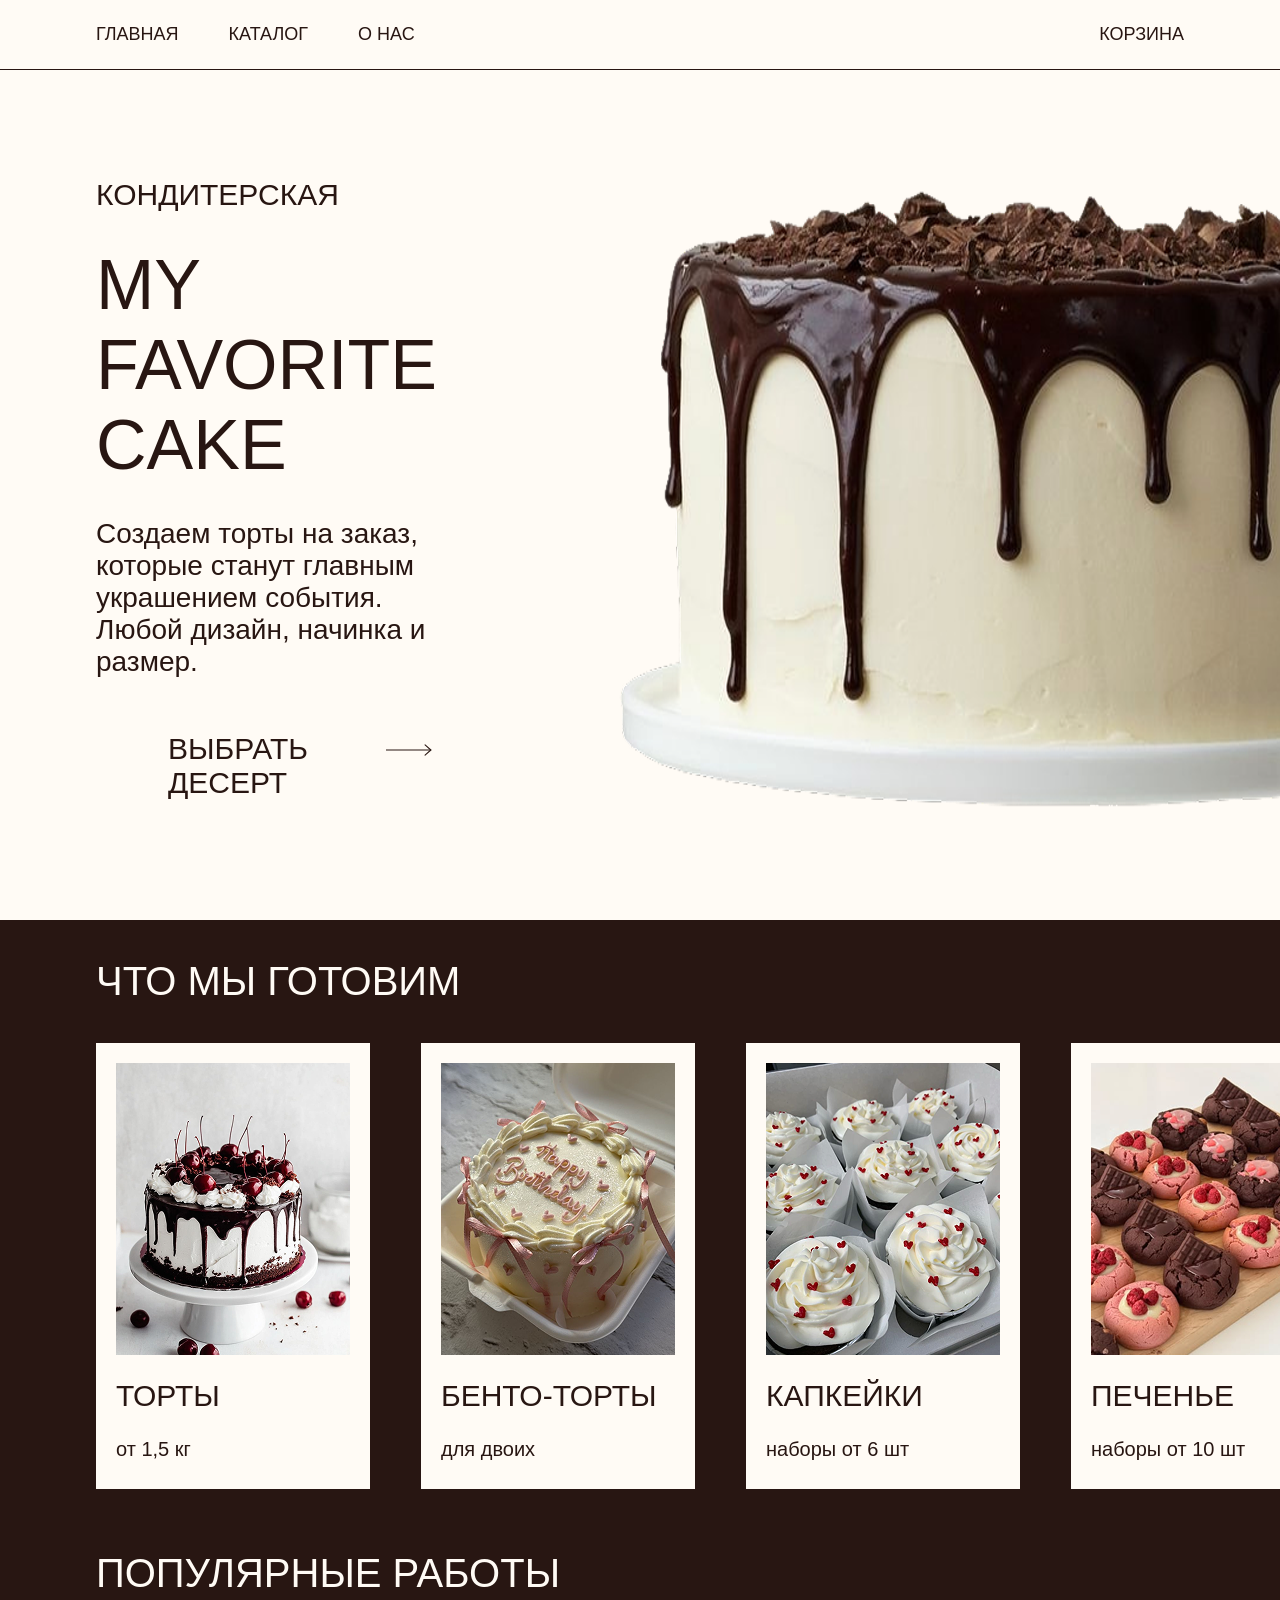
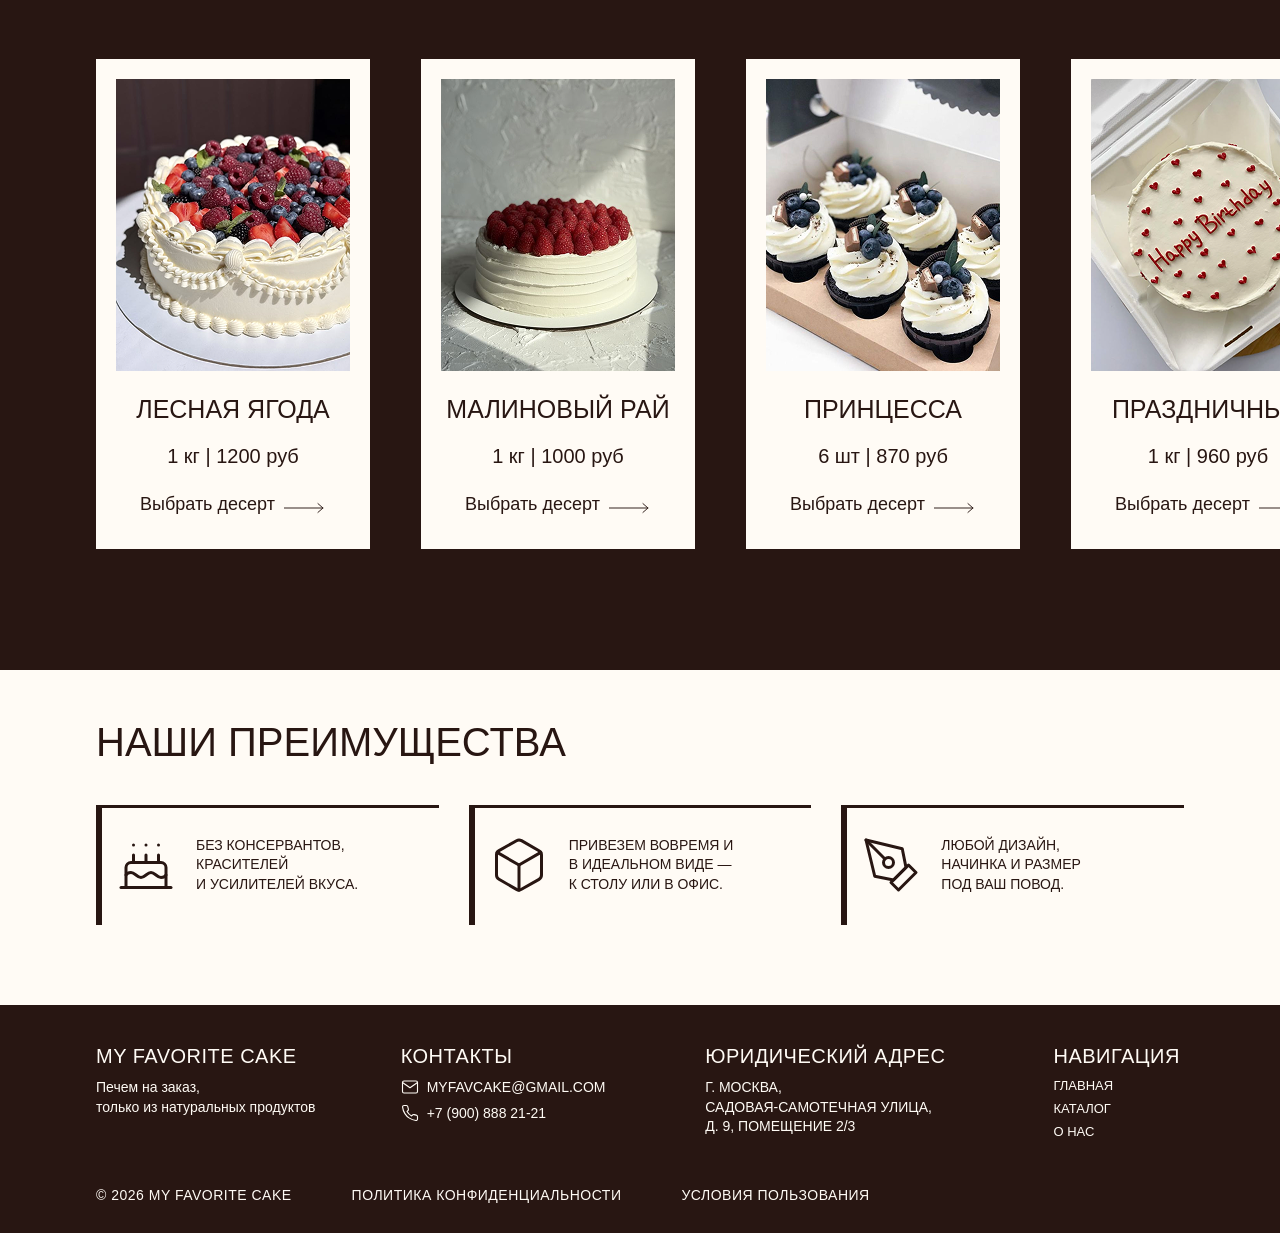
<file: index.html>
<!DOCTYPE html>
<html lang="ru">
<head>
    <meta charset="UTF-8">
    <meta name="viewport" content="width=device-width, initial-scale=1.0">
    <title>Главная</title>
    <link rel="stylesheet" href="style.css">
</head>
<body>
    <header>
        <nav class="navbar">
            <ul class="nav-links">
                <li class="link"><a class="link-a" href="index.html">Главная</a></li>
                <li class="link"><a class="link-a" href="catalog.html">Каталог</a></li>
                <li class="link"><a class="link-a" href="about.html">О нас</a></li>
            </ul>
            <a href="#" class="cart">Корзина</a>
        </nav>
    </header>
    <main>
        <section class="banner">
            <div>
                <p class="shop">Кондитерская</p>
                <h1 class="brand">My favorite <br> cake</h1>
                <p class="description">
                    Создаем торты на заказ, которые станут главным украшением события. 
                    <br> Любой дизайн, начинка и размер.
                </p>
                <a href="catalog.html" class="btn">
                    Выбрать десерт
                    <svg class="btn-arrow" width="70" height="20" viewBox="0 0 70 20" fill="none" stroke="currentColor" stroke-width="1.5" stroke-linecap="round" stroke-linejoin="round">
                        <line x1="0" y1="10" x2="62" y2="10"/>
                        <polyline points="54 3 62 10 54 17"/>
                    </svg>
                </a>
            </div>
            <img src="image/banner.png" alt="Торт" class="hero-image">
        </section>
        <section class="cooking">
            <h1 class="cooking-title">Что мы готовим</h1>
            <div class="cooking-cards">
                <div class="cooking-card">
                    <img src="image/cake1.png" alt="Торт" class="cooking-image">
                    <h2 class="cooking-subtitle">Торты</h2>
                    <p class="cooking-description">от 1,5 кг</p>
                </div>
                <div class="cooking-card">
                    <img src="image/cake2.png" alt="Торт" class="cooking-image">
                    <h2 class="cooking-subtitle">Бенто-торты</h2>
                    <p class="cooking-description">для двоих</p>
                </div>
                <div class="cooking-card">
                    <img src="image/cupcakes.png" alt="Торт" class="cooking-image">
                    <h2 class="cooking-subtitle">Капкейки</h2>
                    <p class="cooking-description">наборы от 6 шт</p>
                </div>
                <div class="cooking-card">
                    <img src="image/biscuit.png" alt="Торт" class="cooking-image">
                    <h2 class="cooking-subtitle">Печенье</h2>
                    <p class="cooking-description">наборы от 10 шт</p>
                </div>
            </div>
            <h1 class="cooking-title2">Популярные работы</h1>
            <div class="cooking-cards">
                <div class="cooking-card2">
                    <img src="image/cake4.png" alt="Торт" class="cooking-image">
                    <h2 class="cooking-subtitle2">Лесная ягода</h2>
                    <p class="cooking-description2">1 кг | 1200 руб</p>
                    <a href="card.html" class="btn-card">
                        Выбрать десерт
                        <svg class="btn-arrow2" width="44" height="20" viewBox="0 0 70 20" fill="none" stroke="currentColor" stroke-width="1.5" stroke-linecap="round" stroke-linejoin="round">
                            <line x1="0" y1="10" x2="62" y2="10"/>
                            <polyline points="54 3 62 10 54 17"/>
                        </svg>
                    </a>
                </div>
                <div class="cooking-card2">
                    <img src="image/cake5.png" alt="Торт" class="cooking-image">
                    <h2 class="cooking-subtitle2">Малиновый рай</h2>
                    <p class="cooking-description2">1 кг | 1000 руб</p>
                    <a href="#" class="btn-card">
                        Выбрать десерт
                        <svg class="btn-arrow2" width="44" height="20" viewBox="0 0 70 20" fill="none" stroke="currentColor" stroke-width="1.5" stroke-linecap="round" stroke-linejoin="round">
                            <line x1="0" y1="10" x2="62" y2="10"/>
                            <polyline points="54 3 62 10 54 17"/>
                        </svg>
                    </a>
                </div>
                <div class="cooking-card2">
                    <img src="image/cupcakes2.png" alt="Торт" class="cooking-image">
                    <h2 class="cooking-subtitle2">Принцесса</h2>
                    <p class="cooking-description2">6 шт | 870 руб</p>
                    <a href="#" class="btn-card">
                        Выбрать десерт
                        <svg class="btn-arrow2" width="44" height="20" viewBox="0 0 70 20" fill="none" stroke="currentColor" stroke-width="1.5" stroke-linecap="round" stroke-linejoin="round">
                            <line x1="0" y1="10" x2="62" y2="10"/>
                            <polyline points="54 3 62 10 54 17"/>
                        </svg>
                    </a>
                </div>
                <div class="cooking-card2">
                    <img src="image/cake6.png" alt="Торт" class="cooking-image">
                    <h2 class="cooking-subtitle2">Праздничный</h2>
                    <p class="cooking-description2">1 кг | 960 руб</p>
                    <a href="#" class="btn-card">
                        Выбрать десерт
                        <svg class="btn-arrow2" width="44" height="20" viewBox="0 0 70 20" fill="none" stroke="currentColor" stroke-width="1.5" stroke-linecap="round" stroke-linejoin="round">
                            <line x1="0" y1="10" x2="62" y2="10"/>
                            <polyline points="54 3 62 10 54 17"/>
                        </svg>
                    </a>
                </div>
            </div>
        </section>
        <section class="advantages">
            <h1 class="advantage-title">Наши преимущества</h1>
            <div class="advantages-container">
                <div class="advantage-card">
                    <div class="advantage-icon">
                        <svg width="60" height="60" viewBox="0 0 24 24" fill="none" stroke="#281612" stroke-width="1.2" stroke-linecap="round" stroke-linejoin="round">
                            <path d="M20 21v-8a2 2 0 0 0-2-2H6a2 2 0 0 0-2 2v8"></path>
                            <path d="M4 16s.5-1 2-1 2.5 2 4 2 2.5-2 4-2 2.5 2 4 2 2-1 2-1"></path>
                            <path d="M2 21h20"></path>
                            <path d="M7 8v3"></path>
                            <path d="M12 8v3"></path>
                            <path d="M17 8v3"></path>
                            <path d="M7 4h.01"></path>
                            <path d="M12 4h.01"></path>
                            <path d="M17 4h.01"></path>
                        </svg>
                    </div>
                    <p class="advantage-text">Без консервантов,<br>красителей<br>и усилителей вкуса.</p>
                </div>
                <div class="advantage-card">
                    <div class="advantage-icon">
                        <svg width="60" height="60" viewBox="0 0 24 24" fill="none" stroke="#281612" stroke-width="1.2" stroke-linecap="round" stroke-linejoin="round">
                            <path d="M21 16V8a2 2 0 0 0-1-1.73l-7-4a2 2 0 0 0-2 0l-7 4A2 2 0 0 0 3 8v8a2 2 0 0 0 1 1.73l7 4a2 2 0 0 0 2 0l7-4A2 2 0 0 0 21 16z"></path>
                            <polyline points="3.27 6.96 12 12.01 20.73 6.96"></polyline>
                            <line x1="12" y1="22.08" x2="12" y2="12"></line>
                        </svg>
                    </div>
                    <p class="advantage-text">Привезем вовремя и<br>в идеальном виде —<br>к столу или в офис.</p>
                </div>
                <div class="advantage-card">
                    <div class="advantage-icon">
                        <svg width="60" height="60" viewBox="0 0 24 24" fill="none" stroke="#281612" stroke-width="1.2" stroke-linecap="round" stroke-linejoin="round">
                            <path d="M12 19l7-7 3 3-7 7-3-3z"></path>
                            <path d="M18 13l-1.5-7.5L2 2l3.5 14.5L13 18l5-5z"></path>
                            <path d="M2 2l7.586 7.586"></path>
                            <circle cx="11" cy="11" r="2"></circle>
                        </svg>
                    </div>
                    <p class="advantage-text">Любой дизайн,<br>начинка и размер<br>под ваш повод.</p>
                </div>
            </div>
        </section>
    </main>
    <footer class="footer">
        <div class="footer-container">
            <div class="footer-top">
                <div class="footer-col footer-col-1">
                    <h2 class="footer-logo">My favorite cake</h2>
                    <p class="footer-desc">Печем на заказ,<br>только из натуральных продуктов</p>
                </div>
                <div class="footer-col footer-col-2">
                    <h3 class="footer-title">Контакты</h3>
                    <a href="#" class="footer-link">
                        <svg width="18" height="18" viewBox="0 0 24 24" fill="none" stroke="currentColor" stroke-width="1.5" stroke-linecap="round" stroke-linejoin="round"><path d="M4 4h16c1.1 0 2 .9 2 2v12c0 1.1-.9 2-2 2H4c-1.1 0-2-.9-2-2V6c0-1.1.9-2 2-2z"></path><polyline points="22,6 12,13 2,6"></polyline></svg>
                        myfavcake@gmail.com
                    </a>
                    <a href="#" class="footer-link">
                        <svg width="18" height="18" viewBox="0 0 24 24" fill="none" stroke="currentColor" stroke-width="1.5" stroke-linecap="round" stroke-linejoin="round"><path d="M22 16.92v3a2 2 0 0 1-2.18 2 19.79 19.79 0 0 1-8.63-3.07 19.5 19.5 0 0 1-6-6 19.79 19.79 0 0 1-3.07-8.67A2 2 0 0 1 4.11 2h3a2 2 0 0 1 2 1.72 12.84 12.84 0 0 0 .7 2.81 2 2 0 0 1-.45 2.11L8.09 9.91a16 16 0 0 0 6 6l1.27-1.27a2 2 0 0 1 2.11-.45 12.84 12.84 0 0 0 2.81.7A2 2 0 0 1 22 16.92z"></path></svg>
                        +7 (900) 888 21-21
                    </a>
                </div>
                <div class="footer-col footer-col-3">
                    <h3 class="footer-title">Юридический адрес</h3>
                    <p class="footer-address">г. Москва,<br>Садовая-Самотечная улица,<br>д. 9, помещение 2/3</p>
                </div>
                <div class="footer-col footer-col-4">
                    <h3 class="footer-title">Навигация</h3>
                    <a href="index.html" class="footer-nav-link">Главная</a>
                    <a href="catalog.html" class="footer-nav-link">Каталог</a>
                    <a href="about.html" class="footer-nav-link">О нас</a>
                </div>

            </div>
            <div class="footer-bottom">
                <p class="footer-copy">© 2026 My favorite cake</p>
                <a href="#" class="footer-bottom-link">Политика конфиденциальности</a>
                <a href="#" class="footer-bottom-link">Условия пользования</a>
            </div>
        </div>
    </footer>
</body>
</html>
</file>
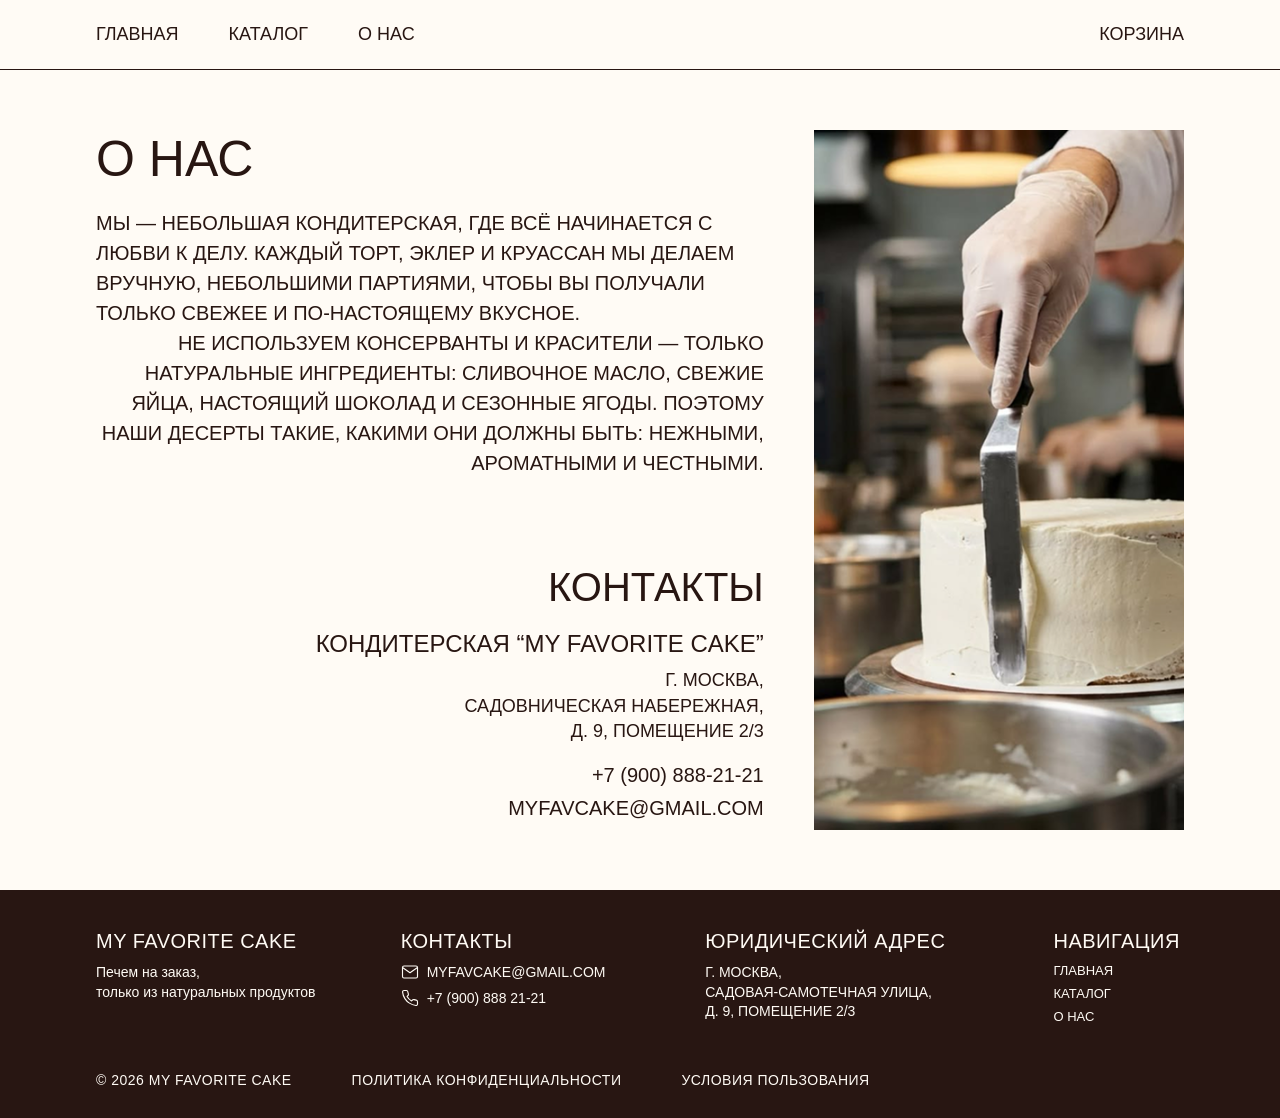
<file: about.html>
<!DOCTYPE html>
<html lang="en">
<head>
    <meta charset="UTF-8">
    <meta name="viewport" content="width=device-width, initial-scale=1.0">
    <title>О нас</title>
    <link rel="stylesheet" href="style.css">
</head>
<body>
    <header>
        <nav class="navbar">
            <ul class="nav-links">
                <li class="link"><a class="link-a" href="index.html">Главная</a></li>
                <li class="link"><a class="link-a" href="catalog.html">Каталог</a></li>
                <li class="link"><a class="link-a" href="about.html">О нас</a></li>
            </ul>
            <a href="#" class="cart">Корзина</a>
        </nav>
    </header>
    <main>
        <section class="about">
            <div class="about-content">
                <h1 class="about-title">О нас</h1>
                <p class="about-text">
                    Мы — небольшая кондитерская, где всё начинается с любви к делу. Каждый торт, эклер и круассан мы делаем вручную, небольшими партиями, чтобы вы получали только свежее и по-настоящему вкусное.
                </p>
                <p class="about-text2">
                    Не используем консерванты и красители — только натуральные ингредиенты: сливочное масло, свежие яйца, настоящий шоколад и сезонные ягоды. Поэтому наши десерты такие, какими они должны быть: нежными, ароматными и честными.
                </p>
                <div class="about-contacts">
                    <h2 class="contacts-title">Контакты</h2>
                    <p class="contacts-subtitle">Кондитерская “My favorite cake”</p>
                    <p class="contacts-address">
                        г. Москва,<br>
                        Садовническая набережная,<br>
                        д. 9, помещение 2/3
                    </p>
                    <a href="#" class="contacts-link">+7 (900) 888-21-21</a>
                    <a href="#" class="contacts-link">myfavcake@gmail.com</a>
                </div>
            </div>
            <div class="about-image-container">
                <img src="image/about.png" alt="Приготовление торта" class="about-image">
            </div>
        </section>
    </main>
    <footer class="footer">
        <div class="footer-container">
            <div class="footer-top">
                <div class="footer-col footer-col-1">
                    <h2 class="footer-logo">My favorite cake</h2>
                    <p class="footer-desc">Печем на заказ,<br>только из натуральных продуктов</p>
                </div>
                <div class="footer-col footer-col-2">
                    <h3 class="footer-title">Контакты</h3>
                    <a href="#" class="footer-link">
                        <svg width="18" height="18" viewBox="0 0 24 24" fill="none" stroke="currentColor" stroke-width="1.5" stroke-linecap="round" stroke-linejoin="round"><path d="M4 4h16c1.1 0 2 .9 2 2v12c0 1.1-.9 2-2 2H4c-1.1 0-2-.9-2-2V6c0-1.1.9-2 2-2z"></path><polyline points="22,6 12,13 2,6"></polyline></svg>
                        myfavcake@gmail.com
                    </a>
                    <a href="#" class="footer-link">
                        <svg width="18" height="18" viewBox="0 0 24 24" fill="none" stroke="currentColor" stroke-width="1.5" stroke-linecap="round" stroke-linejoin="round"><path d="M22 16.92v3a2 2 0 0 1-2.18 2 19.79 19.79 0 0 1-8.63-3.07 19.5 19.5 0 0 1-6-6 19.79 19.79 0 0 1-3.07-8.67A2 2 0 0 1 4.11 2h3a2 2 0 0 1 2 1.72 12.84 12.84 0 0 0 .7 2.81 2 2 0 0 1-.45 2.11L8.09 9.91a16 16 0 0 0 6 6l1.27-1.27a2 2 0 0 1 2.11-.45 12.84 12.84 0 0 0 2.81.7A2 2 0 0 1 22 16.92z"></path></svg>
                        +7 (900) 888 21-21
                    </a>
                </div>
                <div class="footer-col footer-col-3">
                    <h3 class="footer-title">Юридический адрес</h3>
                    <p class="footer-address">г. Москва,<br>Садовая-Самотечная улица,<br>д. 9, помещение 2/3</p>
                </div>
                <div class="footer-col footer-col-4">
                    <h3 class="footer-title">Навигация</h3>
                    <a href="index.html" class="footer-nav-link">Главная</a>
                    <a href="catalog.html" class="footer-nav-link">Каталог</a>
                    <a href="about.html" class="footer-nav-link">О нас</a>
                </div>
            </div>
            <div class="footer-bottom">
                <p class="footer-copy">© 2026 My favorite cake</p>
                <a href="#" class="footer-bottom-link">Политика конфиденциальности</a>
                <a href="#" class="footer-bottom-link">Условия пользования</a>
            </div>
        </div>
    </footer>
</body>
</html>
</file>
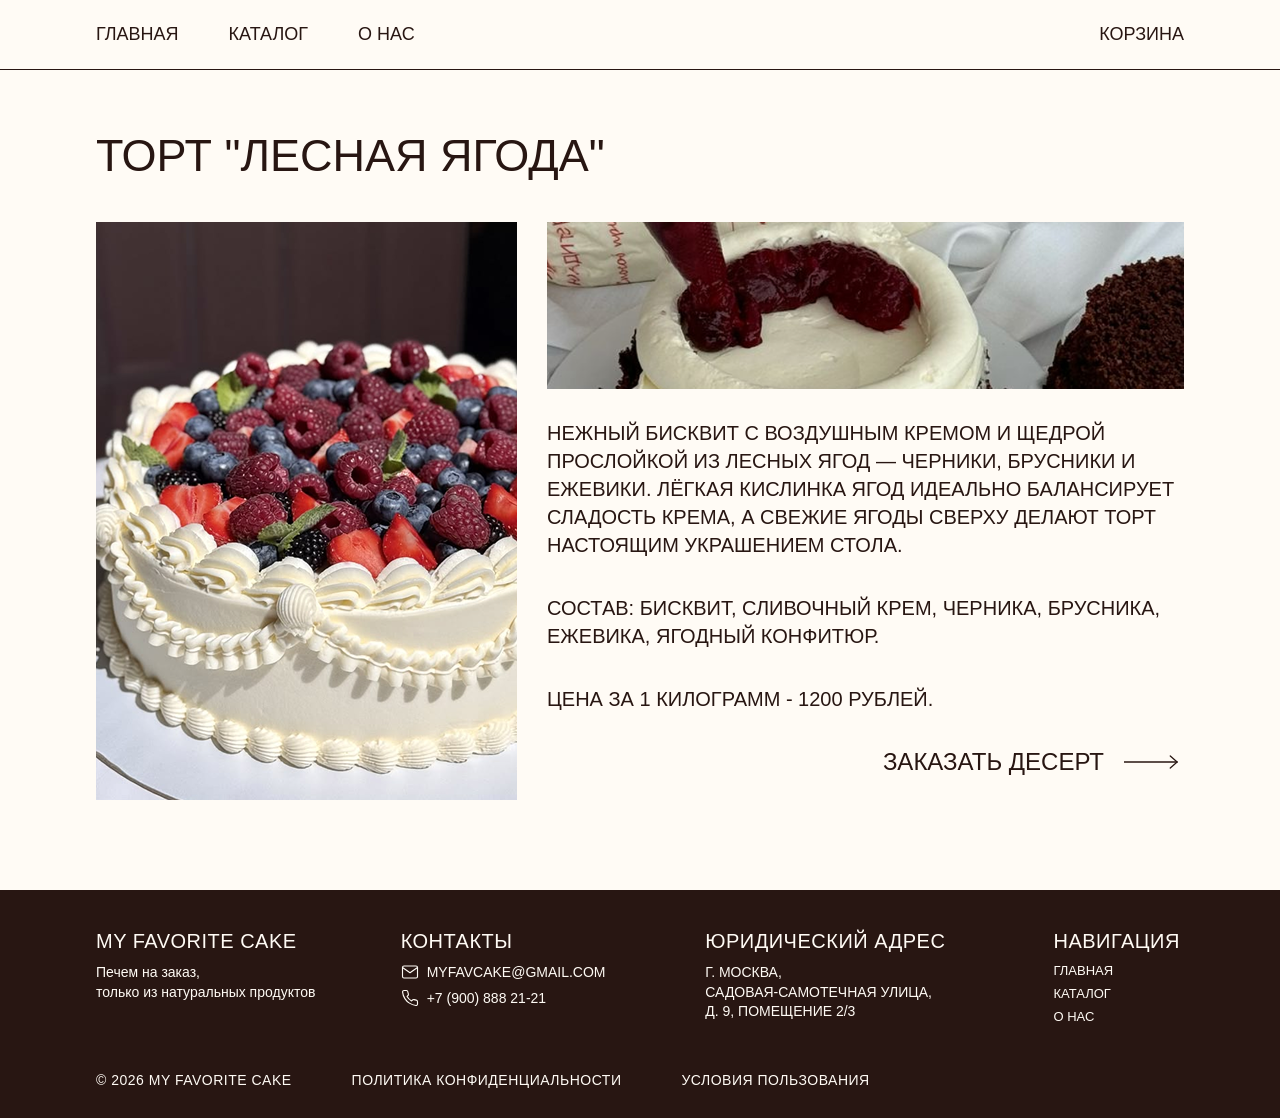
<file: card.html>
<!DOCTYPE html>
<html lang="en">
<head>
    <meta charset="UTF-8">
    <meta name="viewport" content="width=device-width, initial-scale=1.0">
    <title>Десерт</title>
    <link rel="stylesheet" href="style.css">
</head>
<body>
    <header>
        <nav class="navbar">
            <ul class="nav-links">
                <li class="link"><a class="link-a" href="index.html">Главная</a></li>
                <li class="link"><a class="link-a" href="catalog.html">Каталог</a></li>
                <li class="link"><a class="link-a" href="about.html">О нас</a></li>
            </ul>
            <a href="#" class="cart">Корзина</a>
        </nav>
    </header>
    <main>
        <section class="tovar-card">
            <h1 class="tovar-title">Торт "Лесная ягода"</h1>
            <div class="card-wrapper">
                <div class="card-left">
                    <img src="image/card-image.png" alt="Торт Лесная ягода" class="card-img-main">
                </div>
                <div class="card-right">
                    <img src="image/card-image2.png" alt="Состав торта" class="card-img-secondary">
                    <div class="card-text-content">
                        <p class="card-text">
                            Нежный бисквит с воздушным кремом и щедрой прослойкой из лесных ягод — черники, брусники и ежевики. Лёгкая кислинка ягод идеально балансирует сладость крема, а свежие ягоды сверху делают торт настоящим украшением стола.
                        </p>
                        <p class="card-text">
                            Состав: бисквит, сливочный крем, черника, брусника, ежевика, ягодный конфитюр.
                        </p>
                        <p class="card-text">
                            Цена за 1 килограмм - 1200 рублей.
                        </p>
                        <a href="#" class="btn-order">
                            Заказать десерт
                            <svg width="60" height="20" viewBox="0 0 70 20" fill="none" stroke="currentColor" stroke-width="1.5" stroke-linecap="round" stroke-linejoin="round">
                                <line x1="0" y1="10" x2="62" y2="10"/>
                                <polyline points="54 3 62 10 54 17"/>
                            </svg>
                        </a>
                    </div>
                </div>
            </div>
        </section>
    </main>
    <footer class="footer">
        <div class="footer-container">
            <div class="footer-top">
                <div class="footer-col footer-col-1">
                    <h2 class="footer-logo">My favorite cake</h2>
                    <p class="footer-desc">Печем на заказ,<br>только из натуральных продуктов</p>
                </div>
                <div class="footer-col footer-col-2">
                    <h3 class="footer-title">Контакты</h3>
                    <a href="#" class="footer-link">
                        <svg width="18" height="18" viewBox="0 0 24 24" fill="none" stroke="currentColor" stroke-width="1.5" stroke-linecap="round" stroke-linejoin="round">
                            <path d="M4 4h16c1.1 0 2 .9 2 2v12c0 1.1-.9 2-2 2H4c-1.1 0-2-.9-2-2V6c0-1.1.9-2 2-2z"></path>
                            <polyline points="22,6 12,13 2,6"></polyline>
                        </svg>
                        myfavcake@gmail.com
                    </a>
                    <a href="#" class="footer-link">
                        <svg width="18" height="18" viewBox="0 0 24 24" fill="none" stroke="currentColor" stroke-width="1.5" stroke-linecap="round" stroke-linejoin="round">
                            <path d="M22 16.92v3a2 2 0 0 1-2.18 2 19.79 19.79 0 0 1-8.63-3.07 19.5 19.5 0 0 1-6-6 19.79 19.79 0 0 1-3.07-8.67A2 2 0 0 1 4.11 2h3a2 2 0 0 1 2 1.72 12.84 12.84 0 0 0 .7 2.81 2 2 0 0 1-.45 2.11L8.09 9.91a16 16 0 0 0 6 6l1.27-1.27a2 2 0 0 1 2.11-.45 12.84 12.84 0 0 0 2.81.7A2 2 0 0 1 22 16.92z"></path>
                        </svg>
                        +7 (900) 888 21-21
                    </a>
                </div>
                <div class="footer-col footer-col-3">
                    <h3 class="footer-title">Юридический адрес</h3>
                    <p class="footer-address">г. Москва,<br>Садовая-Самотечная улица,<br>д. 9, помещение 2/3</p>
                </div>
                <div class="footer-col footer-col-4">
                    <h3 class="footer-title">Навигация</h3>
                    <a href="index.html" class="footer-nav-link">Главная</a>
                    <a href="catalog.html" class="footer-nav-link">Каталог</a>
                    <a href="about.html" class="footer-nav-link">О нас</a>
                </div>
            </div>
            <div class="footer-bottom">
                <p class="footer-copy">© 2026 My favorite cake</p>
                <a href="#" class="footer-bottom-link">Политика конфиденциальности</a>
                <a href="#" class="footer-bottom-link">Условия пользования</a>
            </div>
        </div>
    </footer>
</body>
</html>
</file>
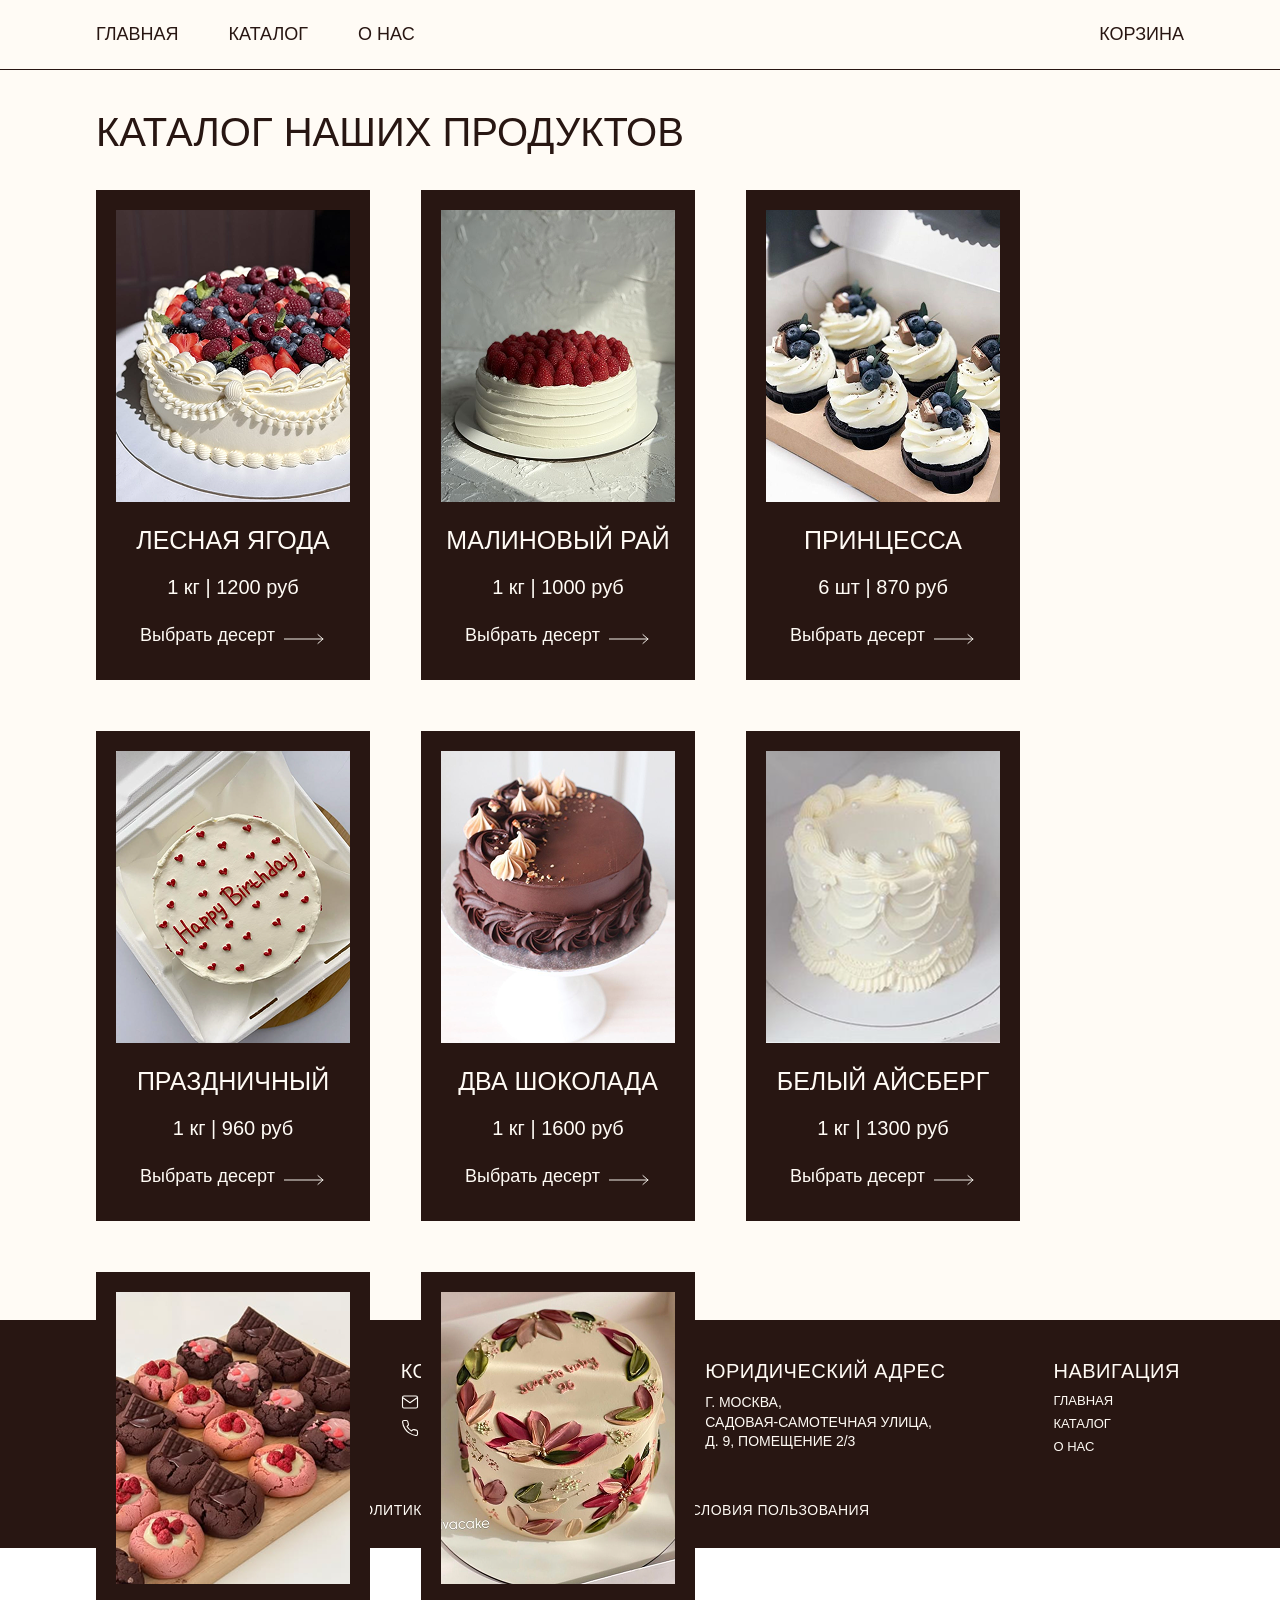
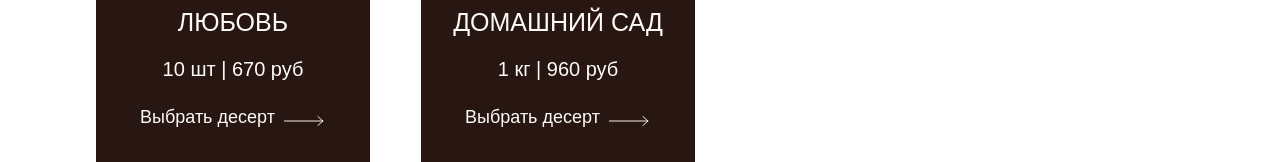
<file: catalog.html>
<!DOCTYPE html>
<html lang="en">
<head>
    <meta charset="UTF-8">
    <meta name="viewport" content="width=device-width, initial-scale=1.0">
    <title>Каталог</title>
    <link rel="stylesheet" href="style.css">
</head>
<body>
    <header>
        <nav class="navbar">
            <ul class="nav-links">
                <li class="link"><a class="link-a" href="index.html">Главная</a></li>
                <li class="link"><a class="link-a" href="catalog.html">Каталог</a></li>
                <li class="link"><a class="link-a" href="about.html">О нас</a></li>
            </ul>
            <a href="#" class="cart">Корзина</a>
        </nav>
    </header>
    <main>
        <section class="catalog">
        <h1 class="catalog-title3">Каталог наших продуктов</h1>
            <div class="cooking-cards2">
                <div class="cooking-card3">
                    <img src="image/cake4.png" alt="Торт" class="cooking-image">
                    <h2 class="cooking-subtitle3">Лесная ягода</h2>
                    <p class="cooking-description3">1 кг | 1200 руб</p>
                    <a href="card.html" class="btn-card2">
                        Выбрать десерт
                        <svg class="btn-arrow3" width="44" height="20" viewBox="0 0 70 20" fill="none" stroke="currentColor" stroke-width="1.5" stroke-linecap="round" stroke-linejoin="round">
                            <line x1="0" y1="10" x2="62" y2="10"/>
                            <polyline points="54 3 62 10 54 17"/>
                        </svg>
                    </a>
                </div>
                <div class="cooking-card3">
                    <img src="image/cake5.png" alt="Торт" class="cooking-image">
                    <h2 class="cooking-subtitle3">Малиновый рай</h2>
                    <p class="cooking-description3">1 кг | 1000 руб</p>
                    <a href="card.html" class="btn-card2">
                        Выбрать десерт
                        <svg class="btn-arrow3" width="44" height="20" viewBox="0 0 70 20" fill="none" stroke="currentColor" stroke-width="1.5" stroke-linecap="round" stroke-linejoin="round">
                            <line x1="0" y1="10" x2="62" y2="10"/>
                            <polyline points="54 3 62 10 54 17"/>
                        </svg>
                    </a>
                </div>
                <div class="cooking-card3">
                    <img src="image/cupcakes2.png" alt="Торт" class="cooking-image">
                    <h2 class="cooking-subtitle3">Принцесса</h2>
                    <p class="cooking-description3">6 шт | 870 руб</p>
                    <a href="card.html" class="btn-card2">
                        Выбрать десерт
                        <svg class="btn-arrow3" width="44" height="20" viewBox="0 0 70 20" fill="none" stroke="currentColor" stroke-width="1.5" stroke-linecap="round" stroke-linejoin="round">
                            <line x1="0" y1="10" x2="62" y2="10"/>
                            <polyline points="54 3 62 10 54 17"/>
                        </svg>
                    </a>
                </div>
                <div class="cooking-card3">
                    <img src="image/cake6.png" alt="Торт" class="cooking-image">
                    <h2 class="cooking-subtitle3">Праздничный</h2>
                    <p class="cooking-description3">1 кг | 960 руб</p>
                    <a href="card.html" class="btn-card2">
                        Выбрать десерт
                        <svg class="btn-arrow3" width="44" height="20" viewBox="0 0 70 20" fill="none" stroke="currentColor" stroke-width="1.5" stroke-linecap="round" stroke-linejoin="round">
                            <line x1="0" y1="10" x2="62" y2="10"/>
                            <polyline points="54 3 62 10 54 17"/>
                        </svg>
                    </a>
                </div>
                <div class="cooking-card3">
                    <img src="image/cake7.png" alt="Торт" class="cooking-image">
                    <h2 class="cooking-subtitle3">Два шоколада</h2>
                    <p class="cooking-description3">1 кг | 1600 руб</p>
                    <a href="card.html" class="btn-card2">
                        Выбрать десерт
                        <svg class="btn-arrow3" width="44" height="20" viewBox="0 0 70 20" fill="none" stroke="currentColor" stroke-width="1.5" stroke-linecap="round" stroke-linejoin="round">
                            <line x1="0" y1="10" x2="62" y2="10"/>
                            <polyline points="54 3 62 10 54 17"/>
                        </svg>
                    </a>
                </div>
                <div class="cooking-card3">
                    <img src="image/cake8.png" alt="Торт" class="cooking-image">
                    <h2 class="cooking-subtitle3">Белый айсберг</h2>
                    <p class="cooking-description3">1 кг | 1300 руб</p>
                    <a href="card.html" class="btn-card2">
                        Выбрать десерт
                        <svg class="btn-arrow3" width="44" height="20" viewBox="0 0 70 20" fill="none" stroke="currentColor" stroke-width="1.5" stroke-linecap="round" stroke-linejoin="round">
                            <line x1="0" y1="10" x2="62" y2="10"/>
                            <polyline points="54 3 62 10 54 17"/>
                        </svg>
                    </a>
                </div>
                <div class="cooking-card3">
                    <img src="image/cupcakes3.png" alt="Торт" class="cooking-image">
                    <h2 class="cooking-subtitle3">Любовь</h2>
                    <p class="cooking-description3">10 шт | 670 руб</p>
                    <a href="card.html" class="btn-card2">
                        Выбрать десерт
                        <svg class="btn-arrow3" width="44" height="20" viewBox="0 0 70 20" fill="none" stroke="currentColor" stroke-width="1.5" stroke-linecap="round" stroke-linejoin="round">
                            <line x1="0" y1="10" x2="62" y2="10"/>
                            <polyline points="54 3 62 10 54 17"/>
                        </svg>
                    </a>
                </div>
                <div class="cooking-card3">
                    <img src="image/cake9.png" alt="Торт" class="cooking-image">
                    <h2 class="cooking-subtitle3">Домашний сад</h2>
                    <p class="cooking-description3">1 кг | 960 руб</p>
                    <a href="card.html" class="btn-card2">
                        Выбрать десерт
                        <svg class="btn-arrow3" width="44" height="20" viewBox="0 0 70 20" fill="none" stroke="currentColor" stroke-width="1.5" stroke-linecap="round" stroke-linejoin="round">
                            <line x1="0" y1="10" x2="62" y2="10"/>
                            <polyline points="54 3 62 10 54 17"/>
                        </svg>
                    </a>
                </div>

            </div>
        </section>
    </main>
        <footer class="footer">
        <div class="footer-container">
            <div class="footer-top">
                <div class="footer-col footer-col-1">
                    <h2 class="footer-logo">My favorite cake</h2>
                    <p class="footer-desc">Печем на заказ,<br>только из натуральных продуктов</p>
                </div>
                <div class="footer-col footer-col-2">
                    <h3 class="footer-title">Контакты</h3>
                    <a href="#" class="footer-link">
                        <svg width="18" height="18" viewBox="0 0 24 24" fill="none" stroke="currentColor" stroke-width="1.5" stroke-linecap="round" stroke-linejoin="round"><path d="M4 4h16c1.1 0 2 .9 2 2v12c0 1.1-.9 2-2 2H4c-1.1 0-2-.9-2-2V6c0-1.1.9-2 2-2z"></path><polyline points="22,6 12,13 2,6"></polyline></svg>
                        myfavcake@gmail.com
                    </a>
                    <a href="#" class="footer-link">
                        <svg width="18" height="18" viewBox="0 0 24 24" fill="none" stroke="currentColor" stroke-width="1.5" stroke-linecap="round" stroke-linejoin="round"><path d="M22 16.92v3a2 2 0 0 1-2.18 2 19.79 19.79 0 0 1-8.63-3.07 19.5 19.5 0 0 1-6-6 19.79 19.79 0 0 1-3.07-8.67A2 2 0 0 1 4.11 2h3a2 2 0 0 1 2 1.72 12.84 12.84 0 0 0 .7 2.81 2 2 0 0 1-.45 2.11L8.09 9.91a16 16 0 0 0 6 6l1.27-1.27a2 2 0 0 1 2.11-.45 12.84 12.84 0 0 0 2.81.7A2 2 0 0 1 22 16.92z"></path></svg>
                        +7 (900) 888 21-21
                    </a>
                </div>
                <div class="footer-col footer-col-3">
                    <h3 class="footer-title">Юридический адрес</h3>
                    <p class="footer-address">г. Москва,<br>Садовая-Самотечная улица,<br>д. 9, помещение 2/3</p>
                </div>
                <div class="footer-col footer-col-4">
                    <h3 class="footer-title">Навигация</h3>
                    <a href="index.html" class="footer-nav-link">Главная</a>
                    <a href="catalog.html" class="footer-nav-link">Каталог</a>
                    <a href="about.html" class="footer-nav-link">О нас</a>
                </div>

            </div>
            <div class="footer-bottom">
                <p class="footer-copy">© 2026 My favorite cake</p>
                <a href="#" class="footer-bottom-link">Политика конфиденциальности</a>
                <a href="#" class="footer-bottom-link">Условия пользования</a>
            </div>
        </div>
    </footer>
</body>
</html>
</file>
<file: style.css>
body {
    padding: 0;
    margin: 0;
}

header {
    background-color: #FFFBF5;
    border-bottom: 1px solid #281612;
}

.navbar {
    display: flex;
    align-items: center;
    justify-content: space-between;
}

.nav-links {
    display: flex;
    gap: 50px;
    padding: 0;
    margin-left: 96px;
    margin-bottom: 0;
    margin-top: 0;
}

.link {
    display: flex;
    list-style: none;
    text-decoration: none;
}

.link-a {
    padding: 24px 0 24px 0;
    text-decoration: none;
    color: #281612;
    font-size: 18px;
    text-transform: uppercase;
    font-family: 'Inter', sans-serif;
    font-weight: 300;
}

.link-a:hover {
    color: #2d1515;
}

.cart {
    margin-right: 96px;
    text-decoration: none;
    color: #281612;
    font-size: 18px;
    text-transform: uppercase;
    font-family: 'Inter', sans-serif;
    font-weight: 300;
}

.cart:hover {
    color: #2d1515;
}

.banner {
    background-color: #FFFBF5;
    display: flex;
}

.shop {
    margin-left: 96px;
    font-family: 'Inter', sans-serif;
    font-weight: 300;
    font-size: 30px;
    color: #281612;
    text-transform: uppercase;
    margin-top: 108px;
    margin-bottom: 0;
}

.brand {
    margin-left: 96px;
    font-family: 'Inter', sans-serif;
    font-weight: 300;
    font-size: 70px;
    color: #281612;
    text-transform: uppercase;
    margin-top: 33px;
    margin-bottom: 0;
}

.description {
    margin-left: 96px;
    font-family: 'Inter', sans-serif;
    font-weight: 300;
    font-size: 28px;
    color: #281612;
    margin-top: 33px;
    margin-bottom: 54px;
}

.btn {
    display: inline-flex;
    margin-left: 168px;
    font-family: 'Inter', sans-serif;
    font-weight: 300;
    font-size: 30px;
    color: #281612;
    text-decoration: none;
    text-transform: uppercase;
    gap: 25px;
    margin-bottom: 120px;
}

.btn-arrow {
    margin-top: 8px;
}

.btn:hover {
    color: #2d1515;
}

.cooking {
    background-color: #281612;
    height: 1350px;
}

.cooking-title {
    margin-left: 96px;
    font-family: 'Inter', sans-serif;
    font-weight: 300;
    font-size: 40px;
    color: #FFFBF5;
    text-transform: uppercase;
    padding-top: 39px;
    padding-bottom: 39px;
    margin-bottom: 0;
    margin-top: 0;
}

.cooking-cards {
    display: flex;
    gap: 51px;
    margin-left: 96px;
}

.cooking-card {
    position: relative;
    width: 274px;
    height: 446px;
    flex-shrink: 0;
    background: #FFFBF5;
    overflow: visible;
}

.cooking-image {
    margin: 20px;
}

.cooking-subtitle {
    text-transform: uppercase;
    font-family: 'Inter', sans-serif;
    font-weight: 300;
    font-size: 30px;
    margin-left: 20px;
    margin-top: 0;
    color: #281612;
}

.cooking-description {
    font-family: 'Inter', sans-serif;
    font-weight: 300;
    font-size: 20px;
    margin-left: 20px;
    margin-top: 0;
    margin-bottom: 26px;
    color: #281612;
}

.cooking-title2 {
    margin-left: 96px;
    font-family: 'Inter', sans-serif;
    font-weight: 300;
    font-size: 40px;
    color: #FFFBF5;
    text-transform: uppercase;
    padding-top: 62px;
    padding-bottom: 63px;
    margin-bottom: 0;
    margin-top: 0;
}

.cooking-subtitle2 {
    text-transform: uppercase;
    font-family: 'Inter', sans-serif;
    font-weight: 300;
    font-size: 25px;
    margin-top: 0;
    text-align: center;
    color: #281612;
}

.cooking-description2 {
    font-family: 'Inter', sans-serif;
    font-weight: 300;
    font-size: 20px;
    margin-top: 0;
    margin-bottom: 26px;
    text-align: center;
    color: #281612;
}

.cooking-card2 {
    position: relative;
    width: 274px;
    height: 490px;
    flex-shrink: 0;
    background: #FFFBF5;
    overflow: visible;
}

.btn-card {
    display: inline-flex;
    font-family: 'Inter', sans-serif;
    font-weight: 300;
    font-size: 18px;
    color: #281612;
    text-decoration: none;
    gap: 9px;
    margin-left: 44px;
}

.btn-arrow2 {
    margin-top: 4px;
}

.advantages {
    background-color: #FFFBF5;
    padding: 50px 0 80px 0;
    position: relative;
    z-index: 2;
}

.advantage-title {
    margin-left: 96px;
    margin-bottom: 40px;
    margin-top: 0;
    font-family: 'Inter', sans-serif;
    font-weight: 300;
    font-size: 40px;
    color: #281612;
    text-transform: uppercase;
}

.advantages-container {
    display: flex;
    flex-wrap: nowrap;
    justify-content: space-between;
    gap: 30px;
    margin-left: 96px;
    margin-right: 96px;
}

.advantage-card {
    position: relative;
    display: flex;
    align-items: center;
    gap: 20px;
    width: 100%;
    max-width: 340px;
    padding: 15px 20px;
    min-height: 90px;
}

.advantage-card::before {
    content: "";
    position: absolute;
    top: 0;
    left: 0;
    width: 100%;
    height: 100%;
    border-top: 3px solid #281612;
    border-left: 6px solid #281612;
    box-sizing: border-box;
}

.advantage-icon {
    display: flex;
    flex-shrink: 0;
    align-items: center;
    justify-content: center;
}

.advantage-text {
    margin: 0;
    font-family: 'Inter', sans-serif;
    font-weight: 300;
    font-size: 14px;
    line-height: 1.4;
    color: #281612;
    text-transform: uppercase;
}

.footer {
    background-color: #281612;
    color: #FFFBF5;
    font-family: 'Inter', sans-serif;
    padding: 40px 0 30px 0;
}

.footer-container {
    margin: 0 96px;
}

.footer-top {
    display: flex;
    justify-content: space-between;
    margin-bottom: 40px;
}

.footer-col {
    display: flex;
    flex-direction: column;
}

.footer-col-1 { 
    width: 28%; 
}

.footer-col-2 { 
    width: 28%; 
}

.footer-col-3 { 
    width: 32%; 
}

.footer-col-4 { 
    width: 12%; 
}

.footer-logo {
    font-size: 20px;
    font-weight: 300;
    text-transform: uppercase;
    margin: 0 0 10px 0;
    letter-spacing: 0.5px;
}

.footer-title {
    font-size: 20px;
    font-weight: 300;
    text-transform: uppercase;
    margin: 0 0 10px 0;
    letter-spacing: 0.5px;
}

.footer-desc {
    font-size: 14px;
    font-weight: 300;
    line-height: 1.4;
    margin: 0 0 10px 0;
    color: #FFFBF5;
}

.footer-address {
    font-size: 14px;
    font-weight: 300;
    line-height: 1.4;
    margin: 0;
    text-transform: uppercase;
    color: #FFFBF5;
}

.footer-link {
    display: flex;
    align-items: center;
    gap: 8px;
    color: #FFFBF5;
    text-decoration: none;
    font-size: 14px;
    font-weight: 300;
    margin-bottom: 8px;
    text-transform: uppercase;
}

.footer-nav-link {
    color: #FFFBF5;
    text-decoration: none;
    font-size: 13px;
    font-weight: 300;
    margin-bottom: 8px;
    text-transform: uppercase;
}

.footer-bottom {
    display: flex;
    gap: 60px;
    align-items: center;
}

.footer-copy {
    font-size: 14px;
    font-weight: 300;
    margin: 0;
    text-transform: uppercase;
    letter-spacing: 0.5px;
}

.footer-bottom-link {
    color: #FFFBF5;
    text-decoration: none;
    font-size: 14px;
    font-weight: 300;
    text-transform: uppercase;
    letter-spacing: 0.5px;
}

.catalog-title3 {
    margin-left: 96px;
    font-family: 'Inter', sans-serif;
    font-weight: 300;
    font-size: 40px;
    color: #281612;
    text-transform: uppercase;
    padding-top: 40px;
    padding-bottom: 35px;
    margin-bottom: 0;
    margin-top: 0;
}

.catalog {
    background-color: #FFFBF5;
    height: 1250px;
}

.cooking-card3 {
    position: relative;
    width: 274px;
    height: 490px;
    flex-shrink: 0;
    background: #281612;
    overflow: visible;
}

.btn-card2 {
    display: inline-flex;
    font-family: 'Inter', sans-serif;
    font-weight: 300;
    font-size: 18px;
    color: #FFFBF5;
    text-decoration: none;
    gap: 9px;
    margin-left: 44px;
}

.btn-arrow3 {
    margin-top: 4px;
    color: #FFFBF5;
}

.cooking-subtitle3 {
    text-transform: uppercase;
    font-family: 'Inter', sans-serif;
    font-weight: 300;
    font-size: 25px;
    margin-top: 0;
    text-align: center;
    color: #FFFBF5;
}

.cooking-description3 {
    font-family: 'Inter', sans-serif;
    font-weight: 300;
    font-size: 20px;
    margin-top: 0;
    margin-bottom: 26px;
    text-align: center;
    color: #FFFBF5;
}

.cooking-cards2 {
    display: flex;
    gap: 51px;
    margin-left: 96px;
    flex-wrap: wrap;
    color: #FFFBF5;
}

.about {
    display: flex;
    background-color: #FFFBF5;
    align-items: stretch;
    min-height: 600px;
}

.about-content {
    flex: 1;
    display: flex;
    flex-direction: column;
    justify-content: space-between;
    padding-top: 60px;
    padding-bottom: 60px;
    padding-left: 96px;
    padding-right: 50px;
}

.about-title {
    font-family: 'Inter', sans-serif;
    font-weight: 300;
    font-size: 50px;
    color: #281612;
    text-transform: uppercase;
    margin-top: 0;
    margin-bottom: 20px;
}

.about-text {
    font-family: 'Inter', sans-serif;
    font-weight: 300;
    font-size: 20px;
    line-height: 1.5;
    color: #281612;
    text-transform: uppercase;
    margin-top: 0;
    margin-bottom: 0;
}

.about-text2 {
    font-family: 'Inter', sans-serif;
    font-weight: 300;
    font-size: 20px;
    line-height: 1.5;
    color: #281612;
    text-transform: uppercase;
    margin-top: 0;
    text-align: end;
    margin-bottom: 0;
}

.about-contacts {
    text-align: right;
    margin-top: auto;
}

.contacts-title {
    font-family: 'Inter', sans-serif;
    font-weight: 300;
    font-size: 40px;
    color: #281612;
    text-transform: uppercase;
    margin-top: 0;
    margin-bottom: 20px;
}

.contacts-subtitle {
    font-family: 'Inter', sans-serif;
    font-weight: 300;
    font-size: 24px;
    color: #281612;
    text-transform: uppercase;
    margin-top: 0;
    margin-bottom: 10px;
}

.contacts-address {
    font-family: 'Inter', sans-serif;
    font-weight: 300;
    font-size: 18px;
    color: #281612;
    text-transform: uppercase;
    margin-top: 0;
    margin-bottom: 20px;
    line-height: 1.4;
}

.contacts-link {
    display: block;
    font-family: 'Inter', sans-serif;
    font-weight: 300;
    font-size: 20px;
    color: #281612;
    text-decoration: none;
    text-transform: uppercase;
    margin-bottom: 10px;
}

.about-image-container {
    display: flex;
    align-items: flex-start;
    justify-content: flex-end;
    padding-top: 60px;
    padding-bottom: 60px;
    padding-right: 96px;
    box-sizing: border-box;
}

.about-image {
    max-height: 700px;
    width: auto;
    display: block;
}

.tovar-card {
    background-color: #FFFBF5;
    padding-top: 60px;
    padding-bottom: 60px;
    padding-left: 96px;
    padding-right: 96px;
    min-height: 700px;
}

.tovar-title {
    font-family: 'Inter', sans-serif;
    font-weight: 300;
    font-size: 45px;
    color: #281612;
    text-transform: uppercase;
    margin-top: 0;
    margin-bottom: 40px;
}

.card-wrapper {
    display: flex;
    gap: 30px;
    align-items: flex-start;
}

.card-left {
    flex: 0 1 auto;
}

.card-img-main {
    max-width: 100%;
    max-height: 600px;
    width: auto;
    height: auto;
    display: block;
}

.card-right {
    flex: 1;
    display: flex;
    flex-direction: column;
    gap: 30px;
}

.card-img-secondary {
    width: 100%;
    max-height: 350px;
    object-fit: cover;
    display: block;
}

.card-text-content {
    display: flex;
    flex-direction: column;
    flex: 1;
}

.card-text {
    font-family: 'Inter', sans-serif;
    font-weight: 300;
    font-size: 20px;
    line-height: 1.4;
    color: #281612;
    text-transform: uppercase;
    margin-top: 0;
    margin-bottom: 35px;
}

.btn-order {
    display: flex;
    align-items: center;
    justify-content: flex-end;
    gap: 20px;
    font-family: 'Inter', sans-serif;
    font-weight: 300;
    font-size: 24px;
    color: #281612;
    text-decoration: none;
    text-transform: uppercase;
    margin-top: auto;
    margin-bottom: 10px;
}
</file>
